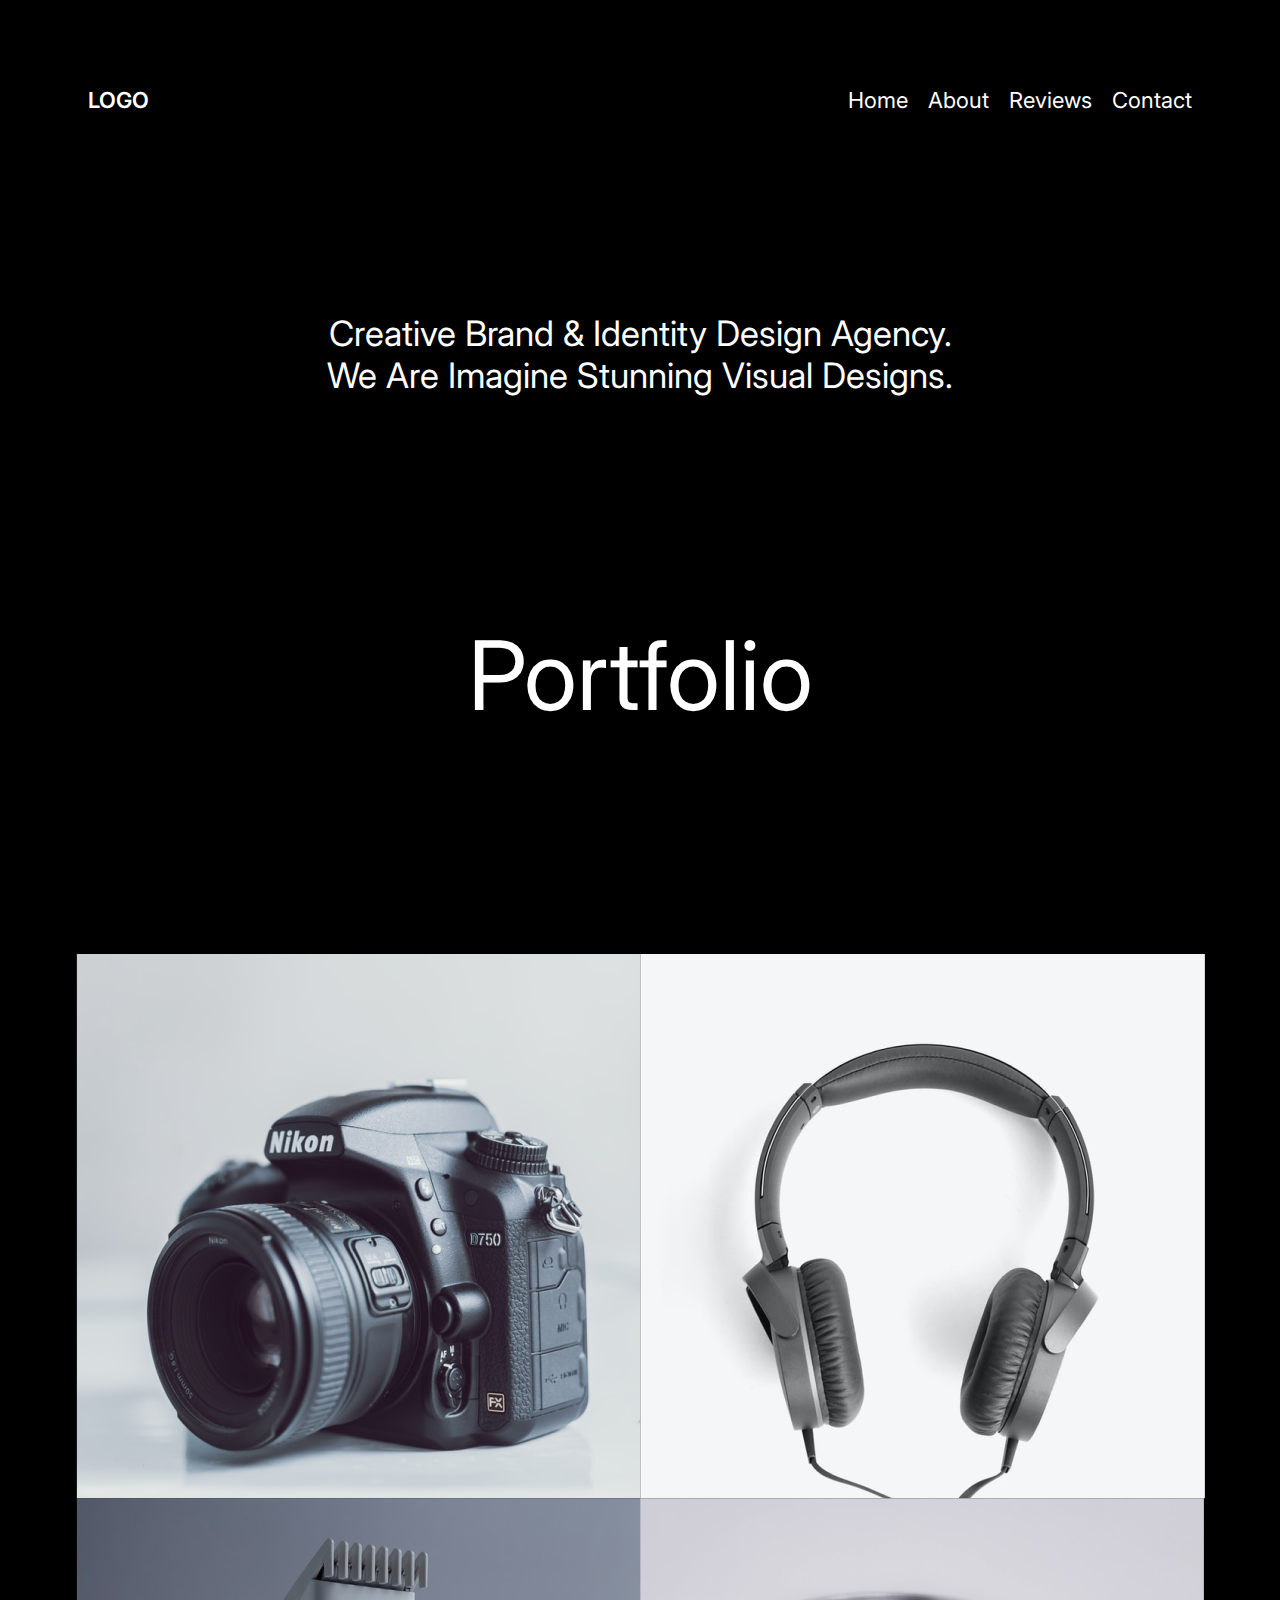
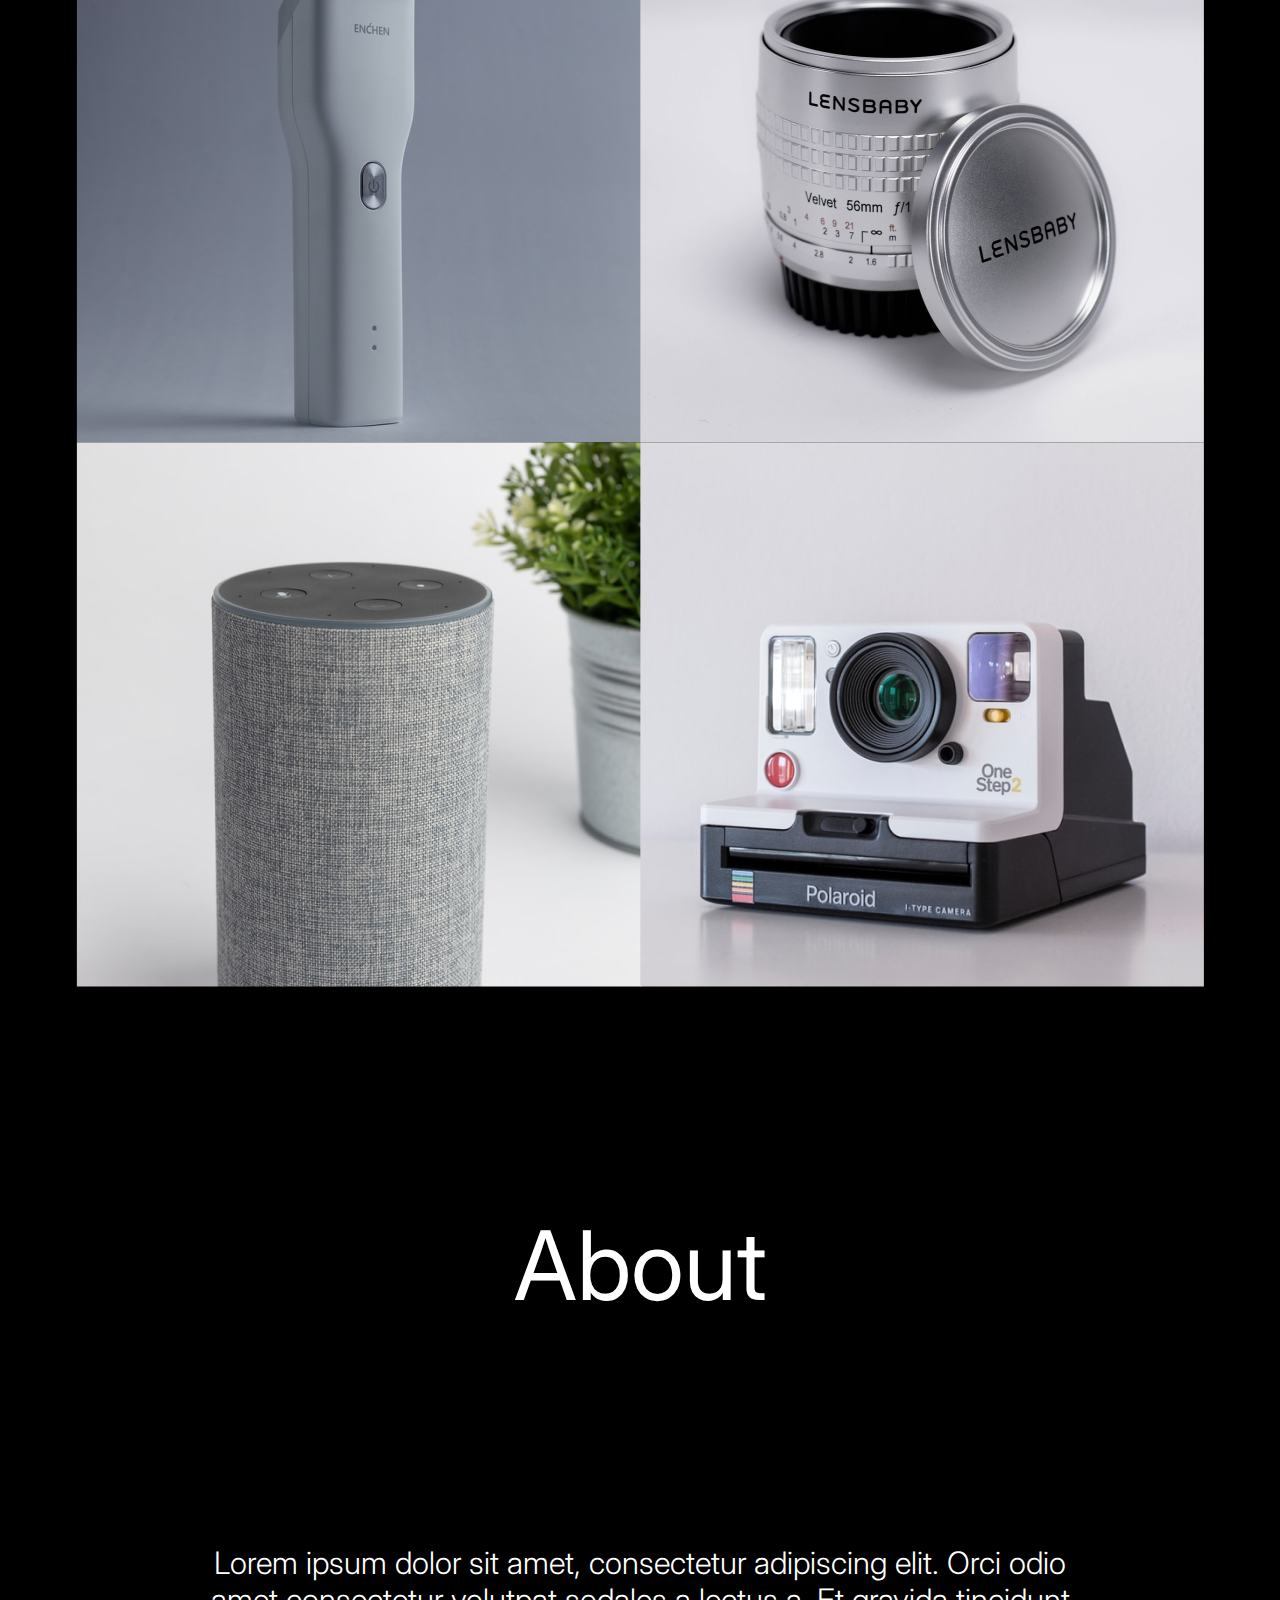
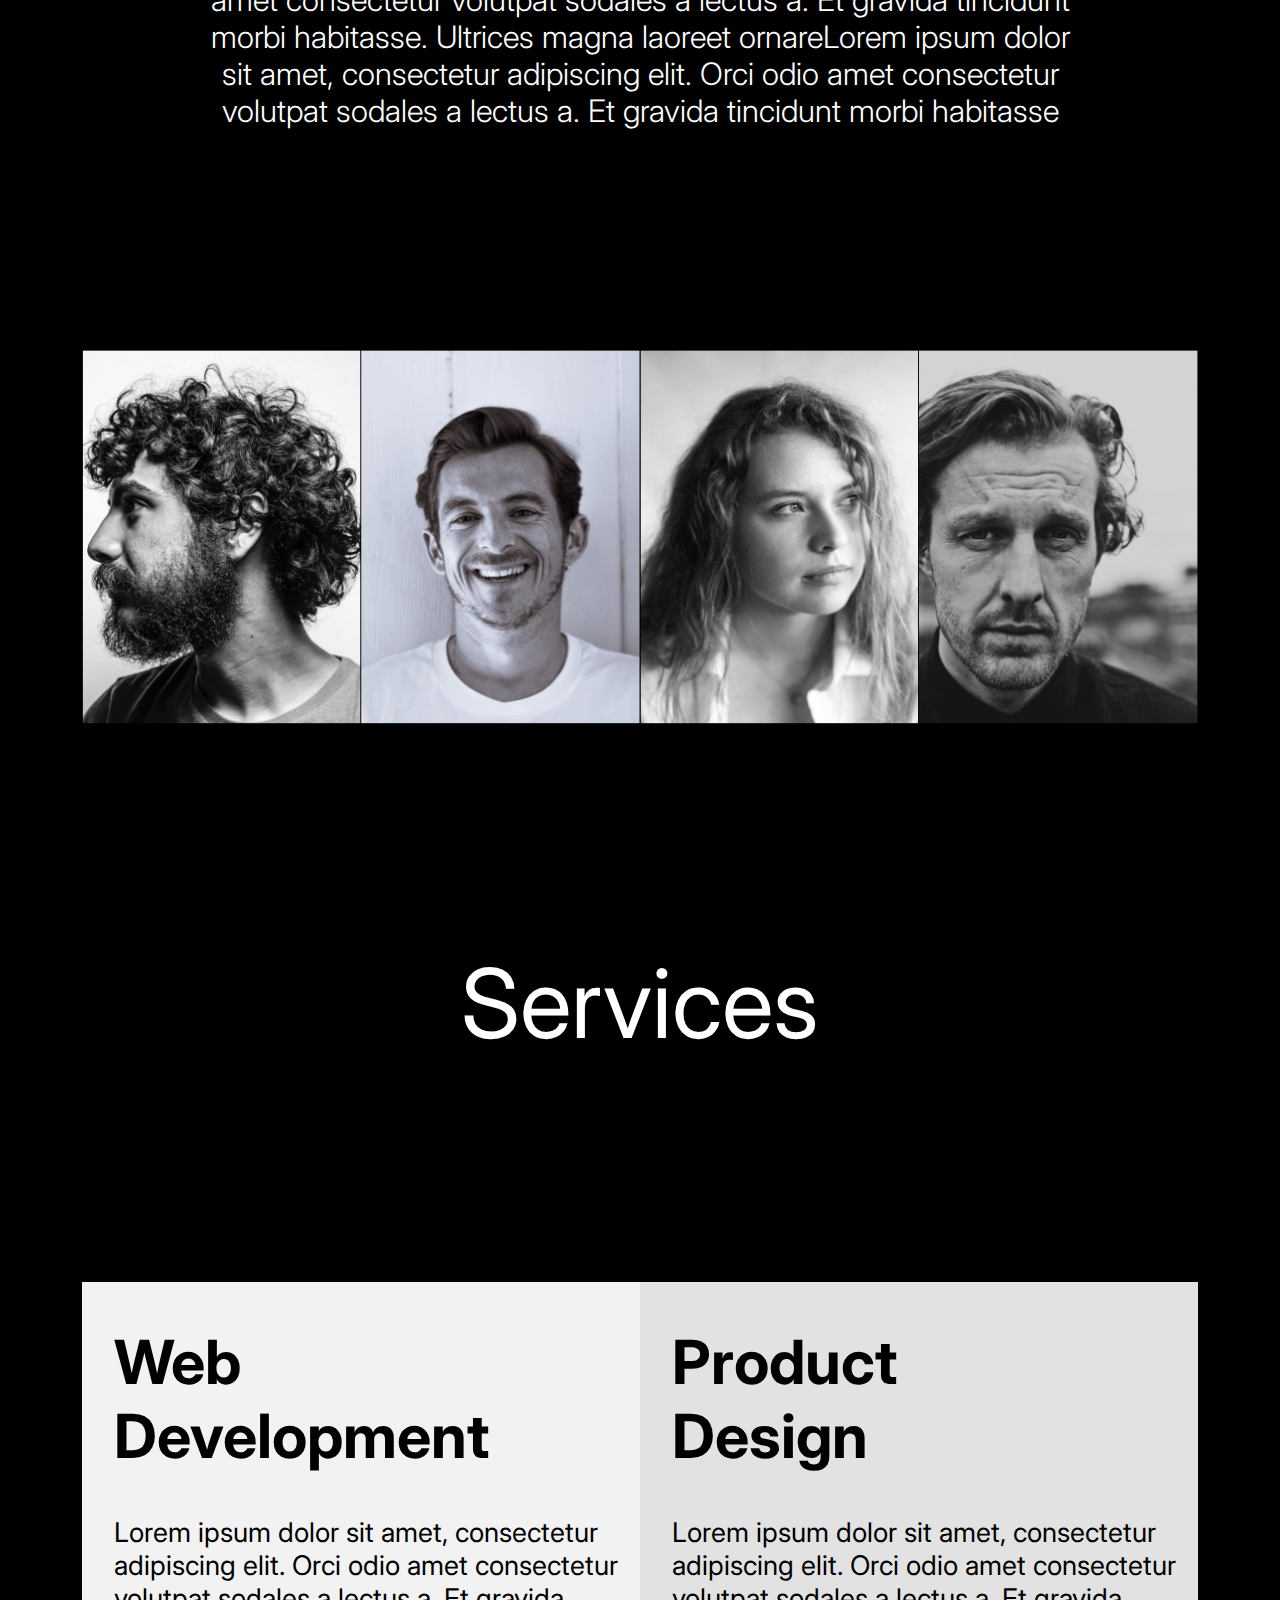
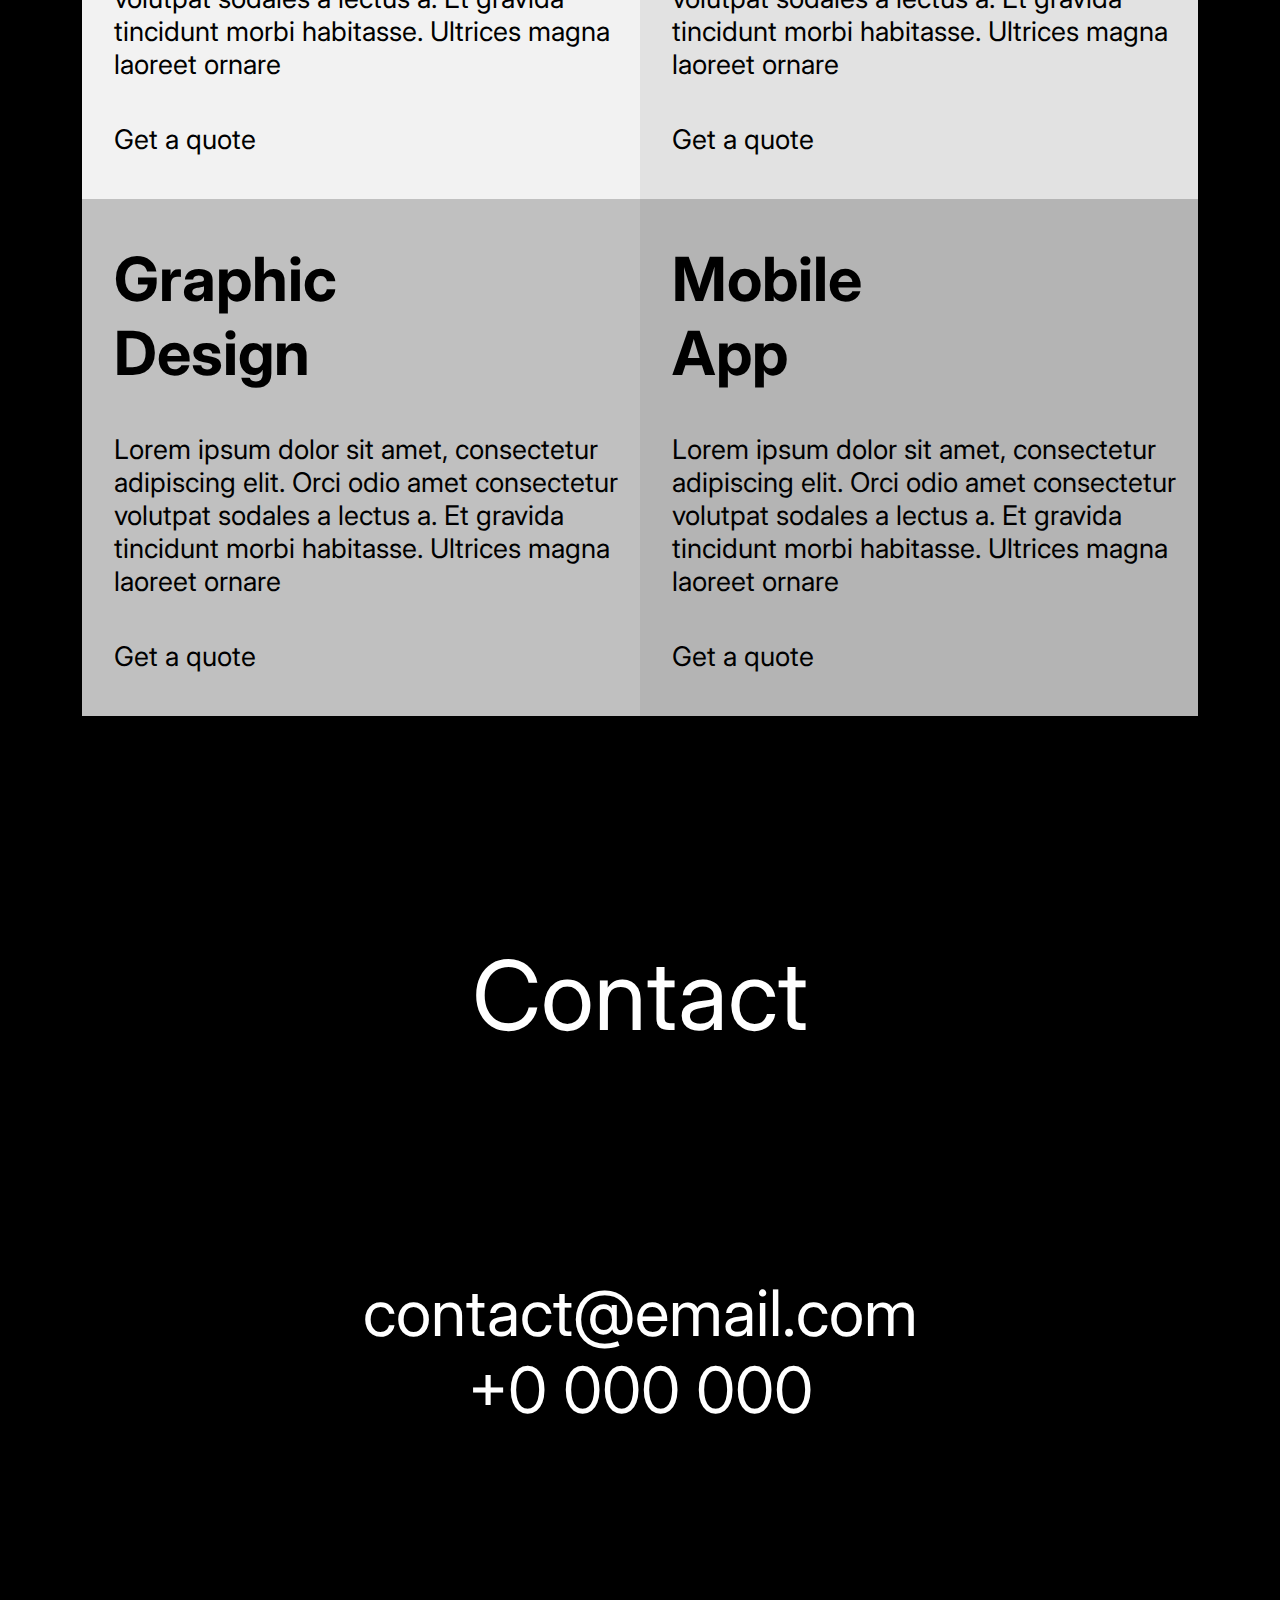
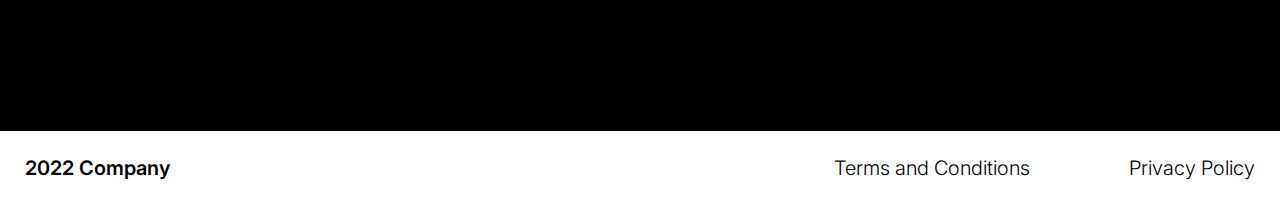
<file: foto_portfolio.html>
<!DOCTYPE html>
<html lang="en">
    <head>
        <meta charset="UTF-8">
        <meta http-equiv="X-UA-Compatible" content="IE=edge">
        <meta name="viewport" content="width=device-width, initial-scale=1.0">
        <title>Document</title>
        <link rel="stylesheet" href="foto_style.css">
    </head>
    <body>
        <header>
            <div class="logo">
                <p>LOGO</p>
            </div>
            <div class="burger-icon">
                <span></span>
                <span></span>
                <span></span>
            </div>
            <div class="header_buttons">
                <a href="#home">Home</a>
                <a href="#about">About</a>
                <a href="project.html#reviews">Reviews</a>
                <a href="#contact">Contact</a>
            </div>
        </header>
        <main>
            <div id="home" class="first_text">
                <p>Creative Brand & Identity Design Agency. We Are Imagine Stunning Visual Designs.</p>
            </div>
            <div class="first_title">
                <p>Portfolio</p>
            </div>
            <div class="section_one">
                <div class="pictures">
                    <a class="pic1" href="project.html"><img src="Rectangle 1.png" alt=""></a>
                    <a class="pic2" href="project.html"><img src="Rectangle 2.png" alt=""></a>
                    <a class="pic4" href="project.html"><img src="Rectangle 4.png" alt=""></a>
                    <a class="pic3" href="project.html"><img src="Rectangle 3.png" alt=""></a>
                    <a class="pic11" href="project.html"><img src="Rectangle 11.png" alt=""></a>
                    <a class="pic12" href="project.html"><img src="Rectangle 12.png" alt=""></a>
                </div>
            </div>
            <div id="about" class="second_title">
                <p>About</p>
            </div>
            <div class="second_text">
                <p>Lorem ipsum dolor sit amet, consectetur adipiscing elit. Orci odio amet consectetur volutpat sodales a lectus a. Et gravida tincidunt morbi habitasse. Ultrices magna laoreet ornareLorem ipsum dolor sit amet, consectetur adipiscing elit. Orci odio amet consectetur volutpat sodales a lectus a. Et gravida tincidunt morbi habitasse</p>
            </div>
            <div class="section_two">
                <div class="people">
                    <img class="pic7" src="Rectangle 7.png" alt="">
                    <img class="pic8" src="Rectangle 8.png" alt="">
                    <img class="pic9"src="Rectangle 9.png" alt="">
                    <img class="pic10" src="Rectangle 10.png" alt="">
                </div>
            </div>
            <div class="third_title">
                <p>Services</p>
            </div>
            <div class="section_three">
                <div class="info">
                    <div class="web_dev">
                        <div class="info_title">
                            <p>Web Development</p>
                        </div>
                        <div class="info_text">
                            <p>Lorem ipsum dolor sit amet, consectetur adipiscing elit. Orci odio amet consectetur volutpat sodales a lectus a. Et gravida tincidunt morbi habitasse. Ultrices magna laoreet ornare</p>
                        </div>
                        <div class="info_quote">
                            <p>Get a quote </p>
                        </div>
                    </div>
                    <div class="product">
                        <div class="info_title">
                            <p>Product Design</p>
                        </div>
                        <div class="info_text">
                            <p>Lorem ipsum dolor sit amet, consectetur adipiscing elit. Orci odio amet consectetur volutpat sodales a lectus a. Et gravida tincidunt morbi habitasse. Ultrices magna laoreet ornare</p>
                        </div>
                        <div class="info_quote">
                            <p>Get a quote </p>
                        </div>
                    </div>
                    <div class="graphic">
                        <div class="info_title">
                            <p>Graphic Design</p>
                        </div>
                        <div class="info_text">
                            <p>Lorem ipsum dolor sit amet, consectetur adipiscing elit. Orci odio amet consectetur volutpat sodales a lectus a. Et gravida tincidunt morbi habitasse. Ultrices magna laoreet ornare</p>
                        </div>
                        <div class="info_quote">
                            <p>Get a quote </p>
                        </div>
                    </div>
                    <div class="mobile_app">
                        <div class="info_title">
                            <p>Mobile App</p>
                        </div>
                        <div class="info_text">
                            <p>Lorem ipsum dolor sit amet, consectetur adipiscing elit. Orci odio amet consectetur volutpat sodales a lectus a. Et gravida tincidunt morbi habitasse. Ultrices magna laoreet ornare</p>
                        </div>
                        <div class="info_quote">
                            <p>Get a quote </p>
                        </div>
                    </div>
                </div>
            </div>
            <div class="contact_title">
                <p>Contact</p>
            </div>
            <div id="contact" class="contact_info">
                <p>contact@email.com</p>
                <p>+0 000 000</p>
            </div>
        </main>
        <footer>
            <div class="year">
                <p>2022 Company</p>
            </div>
            <div class="terms_priv">
                <div class="terms">
                    <p>Terms  and Conditions</p>
                </div>
                <div class="privacy">
                    <p>Privacy Policy</p>
                </div>
            </div>
        </footer>
        <script>
            const burgerIcon = document.querySelector('.burger-icon');
            const headerButtons = document.querySelector('.header_buttons');
            burgerIcon.addEventListener('click', () => {
                headerButtons.style.display = headerButtons.style.display === 'block' ? 'none' : 'block';
            });
        </script>
    </body>
</html>
</file>
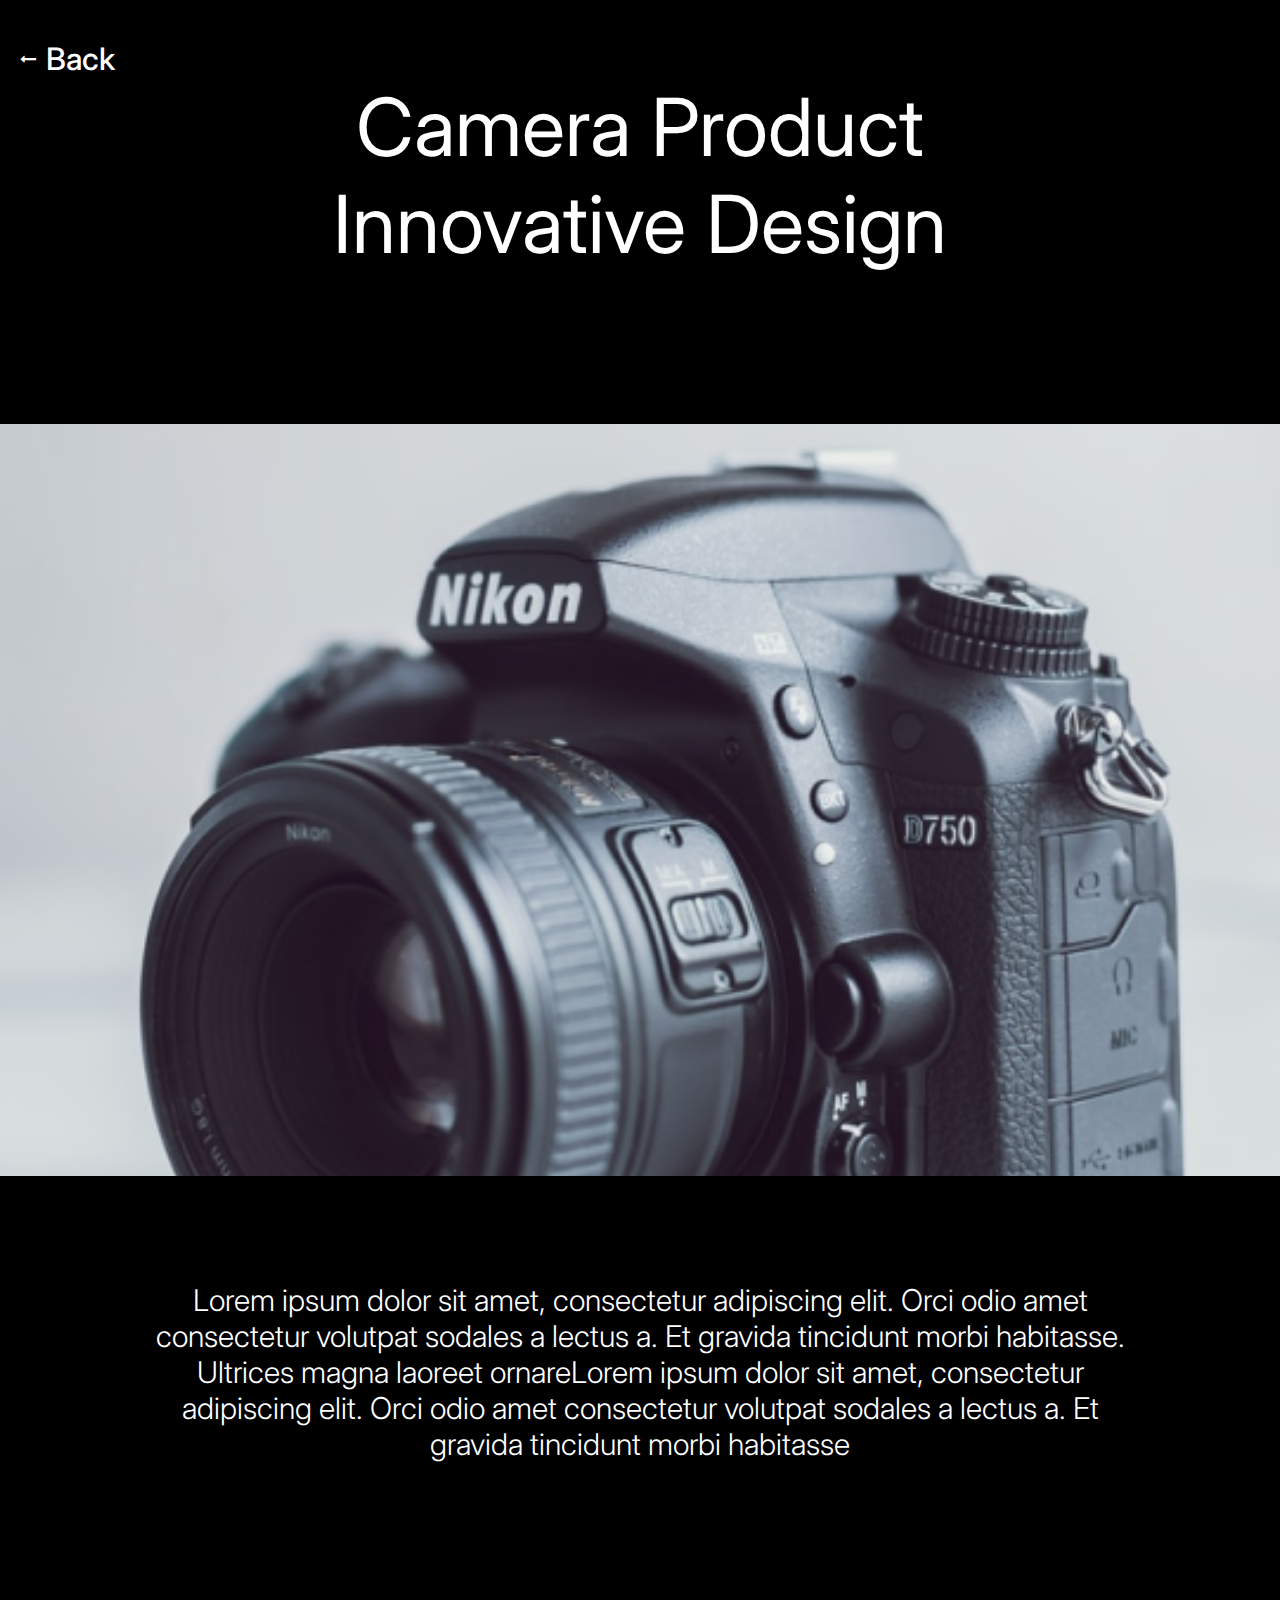
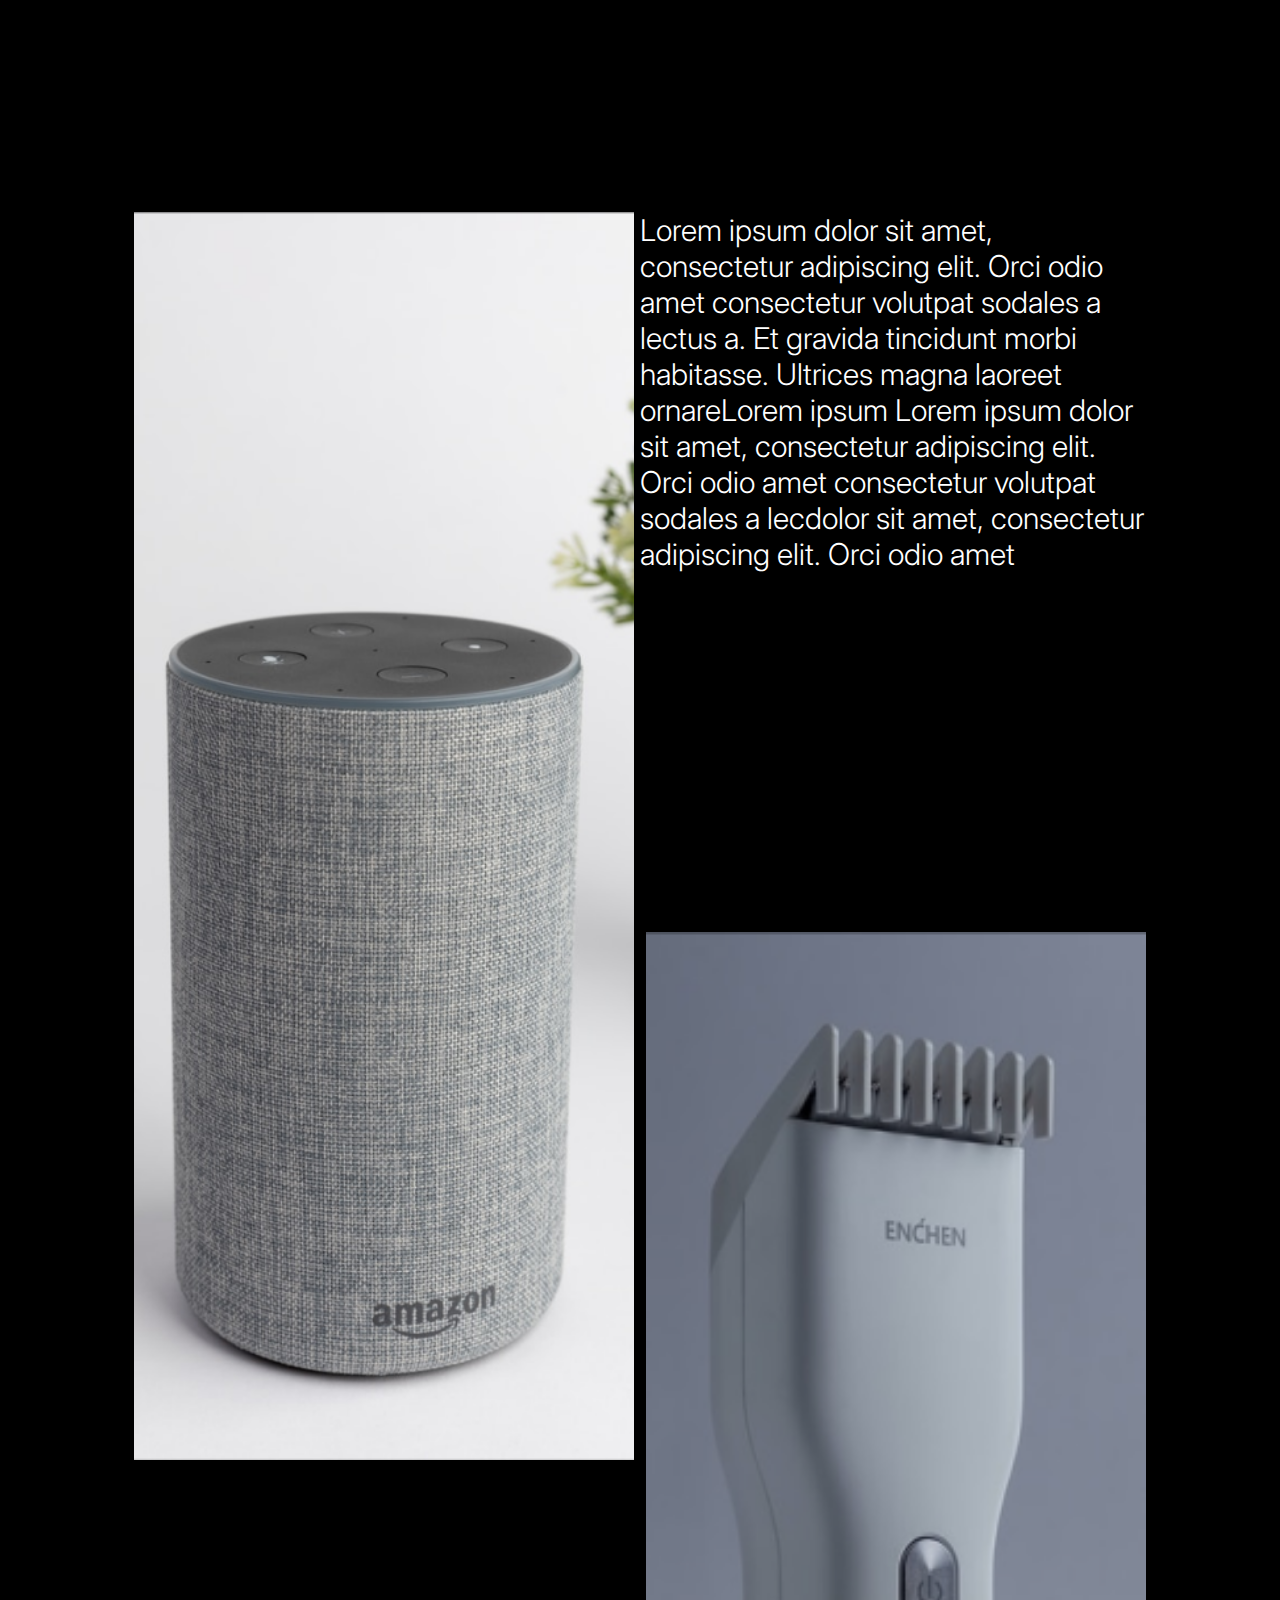
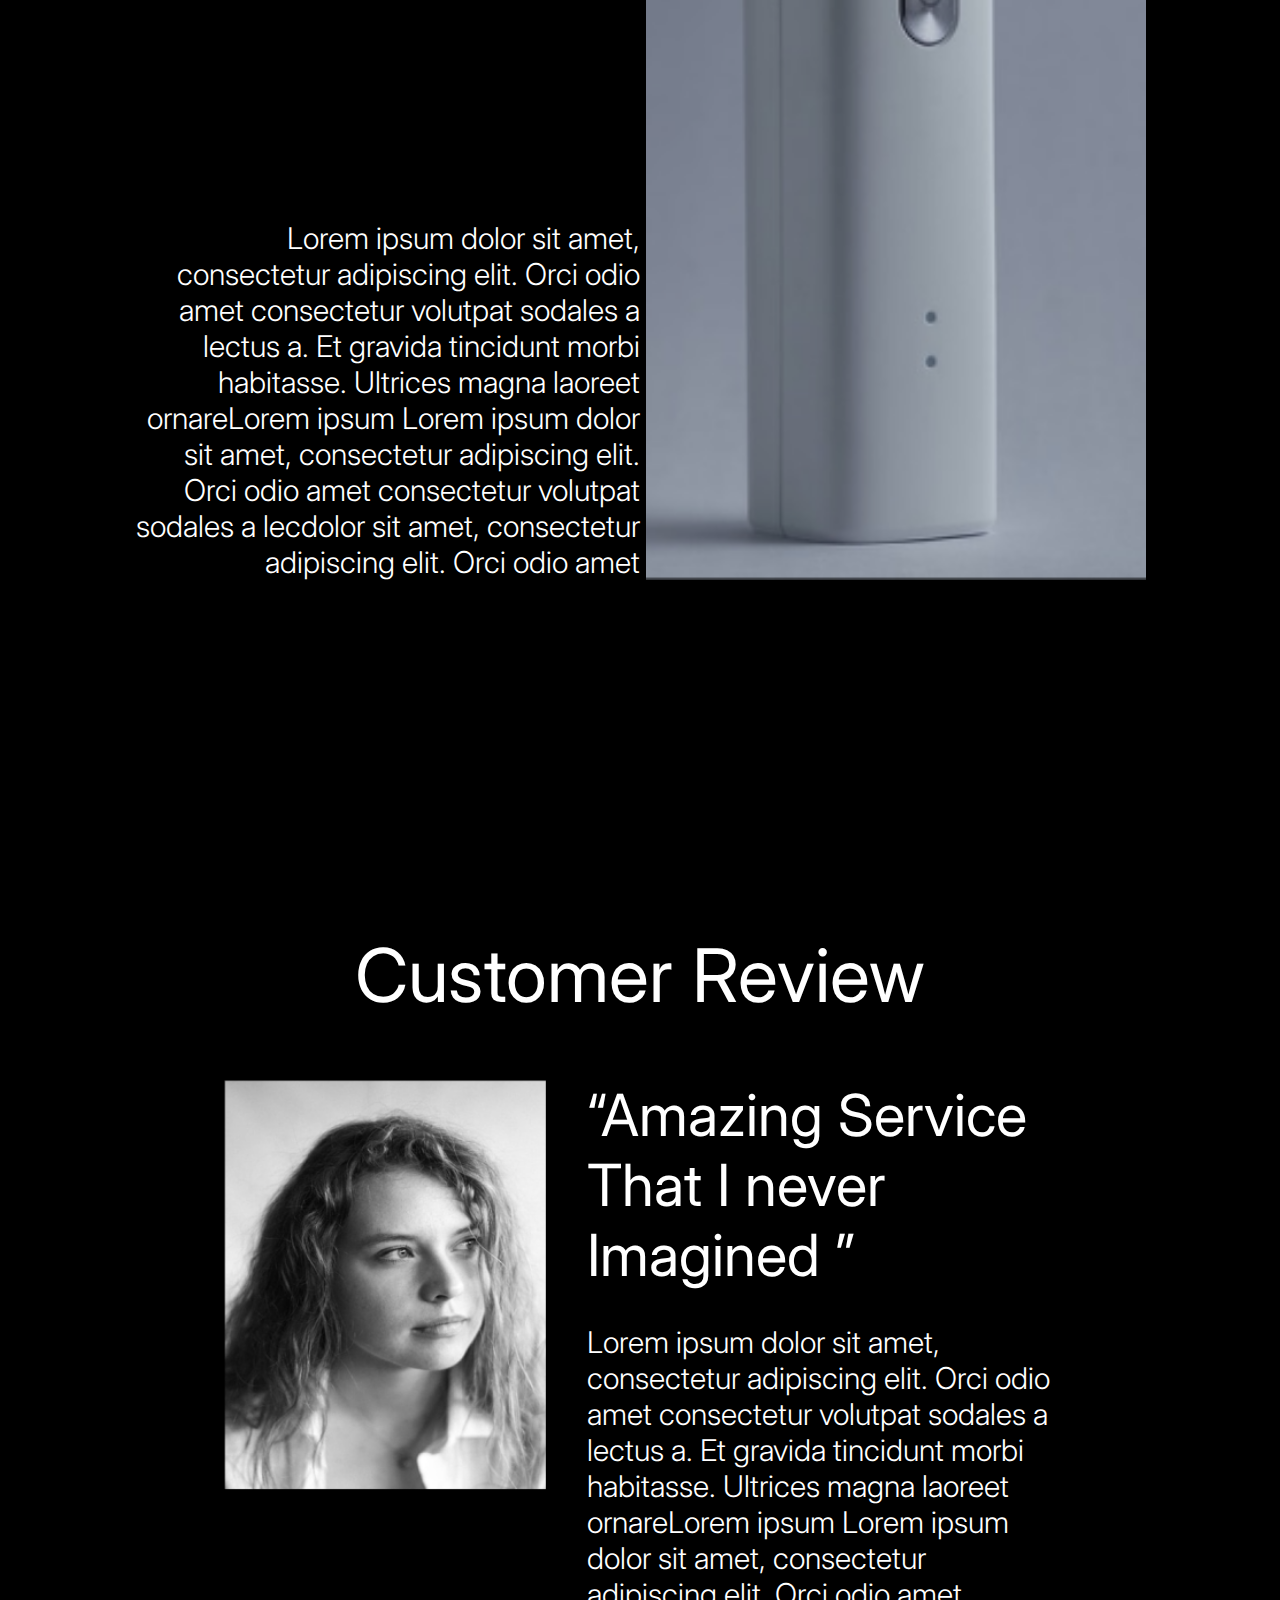
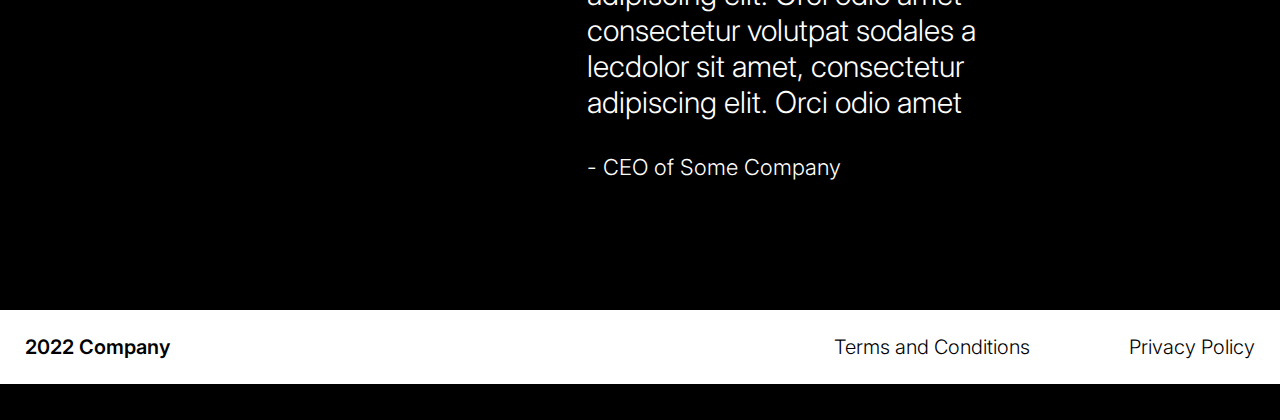
<file: project.html>
<!DOCTYPE html>
<html lang="en">
<head>
    <meta charset="UTF-8">
    <meta http-equiv="X-UA-Compatible" content="IE=edge">
    <meta name="viewport" content="width=device-width, initial-scale=1.0">
    <title>Document</title>
    <link rel="preconnect" href="https://fonts.googleapis.com">
    <link rel="preconnect" href="https://fonts.gstatic.com" crossorigin>
    <link rel='stylesheet' href='https://cdnjs.cloudflare.com/ajax/libs/font-awesome/4.7.0/css/font-awesome.min.css'>
    <link rel="stylesheet" href="project_style.css">
</head>
<body>
    <header>
        <div class="header">
            <i class="fa fa-long-arrow-left"></i>
            <a href="foto_portfolio.html">Back</a>
        </div>
    </header>
    <main>
        <div class="first_section">
            <div class="title">
                <p>Camera Product Innovative Design</p>
            </div>
            <div class="img">
                <img src="Rectangle 1.png" alt="">
            </div>
            <div class="first_text">
                <p>Lorem ipsum dolor sit amet, consectetur adipiscing elit. Orci odio amet consectetur volutpat sodales a lectus a. Et gravida tincidunt morbi habitasse. Ultrices magna laoreet ornareLorem ipsum dolor sit amet, consectetur adipiscing elit. Orci odio amet consectetur volutpat sodales a lectus a. Et gravida tincidunt morbi habitasse</p>
            </div>
        </div>
        <div class="second_section">
            <div class="first_img">
                <img src="Rectangle 111.png" alt="">
            </div>
            <div class="first_img_text">
                <p>Lorem ipsum dolor sit amet, consectetur adipiscing elit. Orci odio amet consectetur volutpat sodales a lectus a. Et gravida tincidunt morbi habitasse. Ultrices magna laoreet ornareLorem ipsum Lorem ipsum dolor sit amet, consectetur adipiscing elit. Orci odio amet consectetur volutpat sodales a lecdolor sit amet, consectetur adipiscing elit. Orci odio amet</p>
            </div>
            <div class="second_img_text">
                <p>Lorem ipsum dolor sit amet, consectetur adipiscing elit. Orci odio amet consectetur volutpat sodales a lectus a. Et gravida tincidunt morbi habitasse. Ultrices magna laoreet ornareLorem ipsum Lorem ipsum dolor sit amet, consectetur adipiscing elit. Orci odio amet consectetur volutpat sodales a lecdolor sit amet, consectetur adipiscing elit. Orci odio amet</p>
            </div>
            <div class="second_img">
                <img src="Rectangle 4.png" alt="">
            </div>
        </div>
        <div class="reviews">
            <div class="review_title">
                <p>Customer Review</p>
            </div>
            <div id="reviews" class="review">
                <div class="profile_img">
                    <img src="Rectangle 9.png" alt="">
                </div>
                <div class="user_info">
                    <div class="text_title">
                        <p>“Amazing Service That I never Imagined ”</p>
                    </div>
                    <div class="review_text">
                        <p>Lorem ipsum dolor sit amet, consectetur adipiscing elit. Orci odio amet consectetur volutpat sodales a lectus a. Et gravida tincidunt morbi habitasse. Ultrices magna laoreet ornareLorem ipsum Lorem ipsum dolor sit amet, consectetur adipiscing elit. Orci odio amet consectetur volutpat sodales a lecdolor sit amet, consectetur adipiscing elit. Orci odio amet</p>
                    </div>
                    <div class="name">
                        <p>- CEO of Some Company</p>
                    </div>    
                </div>
            </div>           
        </div>
    </main>
    <footer>
        <div class="year">
            <p>2022 Company</p>
        </div>
        <div class="terms_priv">
            <div class="terms">
                <p>Terms  and Conditions</p>
            </div>
            <div class="privacy">
                <p>Privacy Policy</p>
            </div>
        </div>
    </footer>
</body>
</html>
</file>
<file: foto_style.css>
@import url('https://fonts.googleapis.com/css2?family=Inter:wght@300;400;600;700&display=swap');

* {
    margin: 0px;
    padding: 0px;
}

body{
    height: 6330px;
    background-color: black;
    color: white;
    font-family: 'Inter';
    font-style: normal;
}

header{
    display: flex;
    flex-direction: row;
    justify-content: space-between;
    align-items: center;
    margin: 87px 88px;
}

header a{
    color: white;
    text-decoration-line: none;
}

.header_buttons{
    display: flex;
    flex-direction: row;
    gap: 20px;
    font-weight: 400;
    font-size: 22px;
    line-height: 27px;
}

.logo{
    font-weight: 600;
    font-size: 22px;
    line-height: 27px;
}

main{
    height: 100%;
    display: flex;
    flex-direction: column;
    justify-content: space-around;
    align-items: center;
}

.first_text{
    display: flex;
    justify-content: center;
    text-align: center;
    font-weight: 400;
    font-size: 35px;
    max-width: 52%;
}

.first_title, .second_title, .third_title{
    display: flex;
    justify-content: center;
    font-weight: 400;
    font-size: 96px;
}

.second_text{
    display: flex;
    justify-content: center;
    font-weight: 300;
    font-size: 31px;
    text-align: center;
    max-width: 70%;   
}

.info_title{
    display: flex;
    align-self: flex-start;
    width: 50%;
    font-weight: 700;
    font-size: 61px;
    padding-left: 32px;
}

.info_text{
    display: flex;
    align-self: flex-start;
    font-weight: 400;
    font-size: 27px;
    padding-left: 32px;   
}

.info_quote{
    display: flex;
    font-weight: 400;
    font-size: 27px;
    align-self: flex-start;
    padding-left: 32px;
}

.web_dev,  .product, .graphic, .mobile_app{
    display: flex;
    justify-content: space-evenly;
    flex-direction: column;
    align-items: center;
    width: 558px;
    height: 517px;
}

.web_dev{
    background: #F2F2F2;
    grid-column-start: 1;
    grid-column-end: 3;
    grid-row: 1;
}

.product{
    background: #E2E2E2;
    grid-column-start: 3;
    grid-column-end: 5;
    grid-row: 1;
}

.graphic{
    background: #C0C0C0;
    grid-column-start: 1;
    grid-column-end: 3;
    grid-row: 2;
}

.mobile_app{
    background: #B4B4B4;
    grid-column-start: 3;
    grid-column-end: 5;
    grid-row: 2;
}

.info{
    display: grid;
    grid-template-rows: repeat(2, 1fr);
    grid-template-columns: repeat(4, 1fr);
    color: black;
}

.contact_title{
    display: flex;
    font-weight: 400;
    font-size: 96px;
}

.contact_info{
    display: flex;
    justify-content: center;
    align-items: center;
    flex-direction: column;
    font-weight: 400;
    font-size: 64px;  
    padding-bottom: 3em; 
}

footer{
    padding: 25px;
    display: flex;
    justify-content: space-between;
    align-items: center;
    background-color: white ;
}

.year {
    color: black;
    font-weight: 600;
    font-size: 20px;
}

.terms, .privacy{
    color: black;
    font-weight: 300;
    font-size: 20px;
}

.terms_priv{
    display: flex;
    gap: 99px;
}

.pictures{
    display: grid;
    grid-template-rows: repeat(3, 1fr);
    grid-template-columns: repeat(4, 1fr);
}

.pictures a{
    width: 564px;
    height: 544px;
}

.pic1{
    grid-column-start: 1;
    grid-column-end: 3;
    grid-row: 1;
}
.pic2{
    grid-column-start: 3;
    grid-column-end: 5;
    grid-row: 1;
}
.pic4{
    grid-column-start: 1;
    grid-column-end: 3;
    grid-row: 2;
}
.pic3{
    grid-column-start: 3;
    grid-column-end: 5;
    grid-row: 2;
}
.pic11{
    grid-column-start: 1;
    grid-column-end: 3;
    grid-row: 3;
}
.pic12{
    grid-column-start: 3;
    grid-column-end: 5;
    grid-row: 3;
}

.people{
    display: flex;
}

.people img{
    width: 279px;
    height: 374px;
}

.burger-icon {
    display: none;
    cursor: pointer;
}
  
.burger-icon span {
    display: block;
    width: 20px;
    height: 2px;
    margin-bottom: 4px;
    background-color: white;
    border-radius: 10px;
}

@media only screen and (min-device-width: 375px) and (max-device-width: 667px) and (-webkit-device-pixel-ratio: 2) {
    
    body{
        height: 1502px;
        gap: 30px;
    }

    .header_buttons {
        display: none;
        z-index: 1;
    }

    .burger-icon {
        display: block;
    }

    .header_buttons {
        display: none;
        position: absolute;
        top: 70px;
        left: 0;
        right: 0;
        z-index: 1;
        background-color: black;
        padding: 10px;
        text-align: center;
    }

    .header_buttons a {
        display: block;
        margin-top: 10px;
        padding-bottom: 10px;
        border-bottom: solid 1px #fff;
    }

    header{
        margin: 36px 34px;
    }

    .first_text{
        font-weight: 400;
        font-size: 11px;
    }
    
    .first_title, .second_title, .third_title, .contact_title{
        font-weight: 400;
        font-size: 25px;
    }

    .second_text{
        font-weight: 400;
        font-size: 8px;
    }

    .contact_info{
        font-weight: 400;
        font-size: 17px;
    }

    footer {
        display: flex;
        justify-content: center;
        background-color: black;
    }

    .year{
        font-weight: 700;
        font-size: 11px;
        color: #fff;
    }

    .terms_priv{
        display: none;
    }

    .section_one, .section_two, .section_three{
        width: 100%;
        overflow-x: auto;
    }

    .pictures{
        overflow-y: hidden;
        display: flex;
        gap: 1rem;
    }

    .pictures a, .pictures img{
        width: 209px;
        height: 202px;
    }

    .people{
        overflow-y: hidden;
        display: flex;
        gap: 5px;
    }

    .people img{
        width: 109px;
        height: 147px;
    }

    .info{
        overflow-y: hidden;
        display: flex;
        gap: 5px;
    }

    .info_title{
        font-weight: 700;
        font-size: 15px;
        padding-bottom: 5px;
        padding: 0px;
    }

    .info_text{
        font-weight: 400;
        font-size: 7px;
        padding-bottom: 20px;
        padding: 0px;
    }

    .info_quote{
        font-weight: 400;
        font-size: 7px;
        padding: 0px;
    }

    .web_dev, .product, .graphic, .mobile_app{
        width: 141px;
        height: 131px;
        flex-shrink: 0;
        padding: 10px;
    }
    
}
</file>
<file: project_style.css>
@import url('https://fonts.googleapis.com/css2?family=Inter:wght@300;400;600;700&display=swap');

* {
    margin: 0px;
    padding: 0px;
}

body{
    height: 4922px;
    background-color: black;
    color: white;
    font-family: 'Inter';
    font-style: normal;
}

header{
    display: flex;
    align-items: center;
    margin: 40px 20px;
    padding-bottom: 70px;
}

header a{
    text-decoration-line: none;
    color: white;
    width: 74px;
    height: 38px;
    font-weight: 500;
    font-size: 31px;
    line-height: 38px;
}

main{
    height: 100%;
    display: flex;
    flex-direction: column;
    align-items: center;
    justify-content: center;
    gap: 350px;
}

.header{
    display: flex;
    align-items: center;
    gap: 10px;
}

.first_section{
    display: flex;
    flex-direction: column;
    align-items: center;
    gap: 102px;
}

.title{
    width: 70%;
    font-weight: 400;
    font-size: 80px;
    text-align: center;
    padding-bottom: 50px;
}

.img img{
    width: 1336px;
    height: 752px;
    object-fit: cover;
    object-position: 50%;
}

.first_text{
    width: 75%;
    font-weight: 300;
    font-size: 30px;
    text-align: center;
}

.second_section{
    width: 80%;
    height: 40%;
    display: grid;
    grid-template-rows: 1fr auto 1fr;
    grid-template-columns: repeat(1fr 1fr);
    justify-items: center;
}

.second_img img, .first_img img {
    width: 500px;
    height: 100%;
    object-fit: cover;
}

.first_img{
    grid-column-start: 1;
    grid-column-end: 2;
    grid-row-start: 1;
    grid-row-end: span 3;
}

.first_img_text{
    padding-bottom: 12em;
    font-weight: 300;
    font-size: 30px;
    grid-column-start: 3;
    grid-column-end: 4;
    grid-row-start: 1;
    text-align: start;
}

.second_img{
    grid-column-start: 3;
    grid-column-end: 4;
    grid-row-start: 3;
    grid-row-end: span 4;
}

.second_img_text{
    padding-top: 12em;
    font-weight: 300;
    font-size: 30px;
    grid-column-start: 1;
    grid-column-end: 2;
    grid-row-start: 4;
    text-align: end;
}

.profile_img img{
    width: 323px;
    height: 410px;
}

.review_title{
    padding-bottom: 60px;
    font-weight: 400;
    font-size: 74px;
}

.reviews{
    width: 65%;
    display: flex;
    flex-direction: column;
    align-items: center;
    justify-content: center;
    padding-bottom: 15em; 
}

.review{
    display: flex;
}

.user_info{
    display: flex;
    flex-direction: column;
    gap: 34px;
}

.text_title{
    padding-left: 40px;
    font-weight: 400;
    font-size: 58px;
}

.review_text{
    padding-left: 40px;
    font-weight: 300;
    font-size: 30px;
}

.name{
    padding-left: 40px;
    font-weight: 300;
    font-size: 22px;
}

footer{
    padding: 25px;
    display: flex;
    justify-content: space-between;
    align-items: center;
    background-color: white ;
}

.year{
    color: black;
    font-weight: 600;
    font-size: 20px;
}

.terms, .privacy{
    color: black;
    font-weight: 300;
    font-size: 20px;
}

.terms_priv{
    display: flex;
    gap: 99px;
}
</file>
